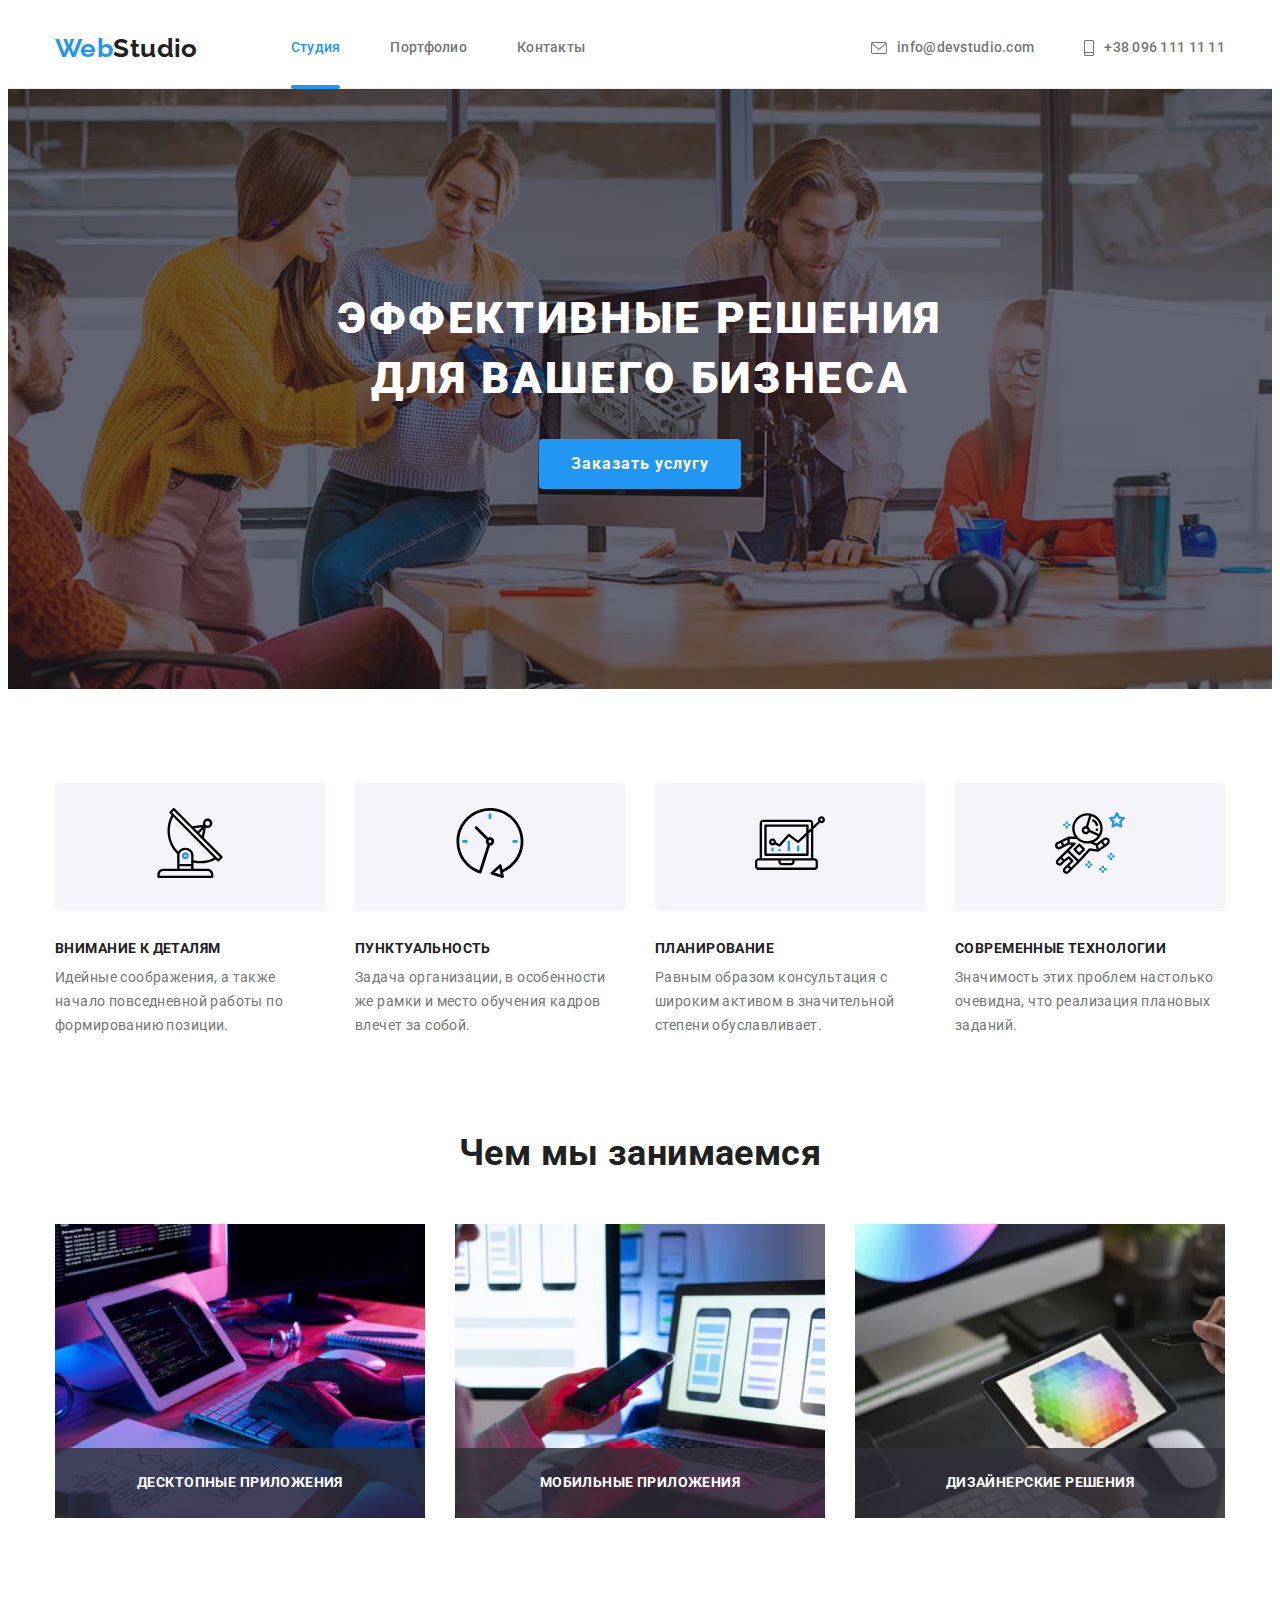
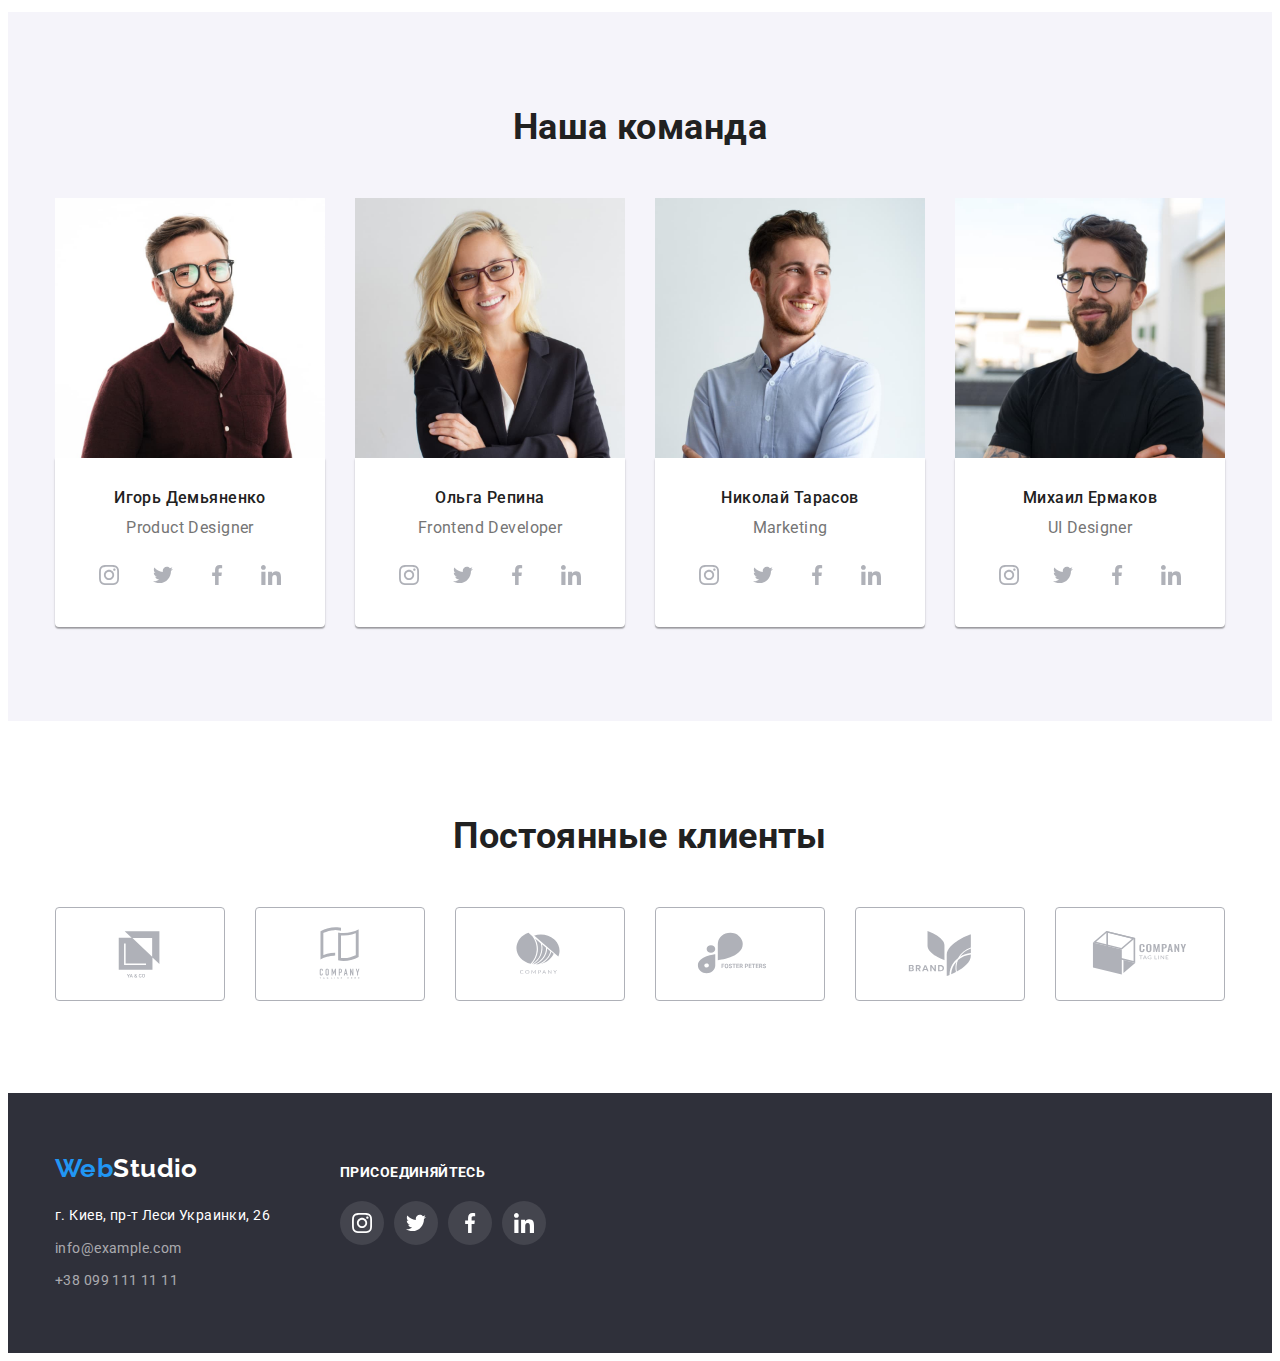
<file: index.html>
<!DOCTYPE html>
<html lang="ru">

<head>
    <meta charset="UTF-8">
    <meta http-equiv="X-UA-Compatible" content="IE=edge">
    <meta name="viewport" content="width=device-width, initial-scale=1.0">
    <title>WebStudio</title>
    <link rel="preconnect" href="https://fonts.googleapis.com">
    <link rel="preconnect" href="https://fonts.gstatic.com" crossorigin>
    <link
        href="https://fonts.googleapis.com/css2?family=Raleway:wght@700&family=Roboto:wght@400;500;700;900&display=swap"
        rel="stylesheet">
    <link rel="stylesheet" href="https://cdnjs.cloudflare.com/ajax/libs/modern-normalize/1.1.0/modern-normalize.min.css"
        integrity="sha512-wpPYUAdjBVSE4KJnH1VR1HeZfpl1ub8YT/NKx4PuQ5NmX2tKuGu6U/JRp5y+Y8XG2tV+wKQpNHVUX03MfMFn9Q=="
        crossorigin="anonymous" referrerpolicy="no-referrer">
    <link rel="stylesheet" href="./css/styles.css">

</head>

<body>
    <header class="header">
        <div class="container header-container">
            <a class="link logo" href="/">Web<span class="header-logo">Studio</span></a>
            <nav class="header-nav">
                <ul class="list header-list">
                    <li class="header-item">
                        <a class="link header-link current" href="">Студия</a>
                    </li>
                    <li class="header-item">
                        <a class="link header-link" href="./portfolio.html">Портфолио</a>
                    </li>
                    <li class="header-item">
                        <a class="link header-link" href="">Контакты</a>
                    </li>
                </ul>
            </nav>
            <ul class="list header-contacts">
                <li class="link-contacts">
                    <a class="link header-link" href="mailto:info@devstudio.com">
                        <svg class="header-icon" width="16" height="12">
                            <use href="./images/icons.svg#icon-envelope-hover"></use>
                        </svg>
                        info@devstudio.com</a>
                </li>
                <li class="link-contacts">
                    <a class="link header-link" href="tel:+380961111111">
                        <svg class="header-icon" width="10" height="16">
                            <use href="./images/icons.svg#icon-smartphone"></use>
                        </svg>
                        +38 096 111 11 11</a>
                </li>
            </ul>
        </div>
    </header>
    <main>
        <section class="hero">
            <div class="container">
                <h1 class="hero-title">Эффективные решения для вашего бизнеса</h1>
                <button data-modal-open type="button" class="hero-btn">Заказать услугу</button>
                <div class="backdrop is-hidden" data-modal>
                    <div class="modal">
                        <button data-modal-close type="button" class="modal-close">
                            <svg class="modal-icon" width="18" height="18">
                                <use href="images/icons.svg#icon-close-black-18dp-2-1"></use>
                            </svg>
                        </button>
                    </div>
                </div>
            </div>
        </section>
        <section class="feature section">
            <div class="container">
                <h2 class="visually-hidden">Особенности</h2>
                <ul class="list card-set">
                    <li class="item feature-item">
                        <div class="button-group">
                            <svg class="button-icon" width="70" height="70">
                                <use href="./images/icons.svg#icon-antenna-1"></use>
                            </svg>
                        </div>
                        <h3 class="title">Внимание к деталям</h3>
                        <p class="feature-text">Идейные соображения, а также начало повседневной работы по формированию
                            позиции.</p>
                    </li>
                    <li class="item feature-item">
                        <div class="button-group">
                            <svg class="button-icon" width="70" height="70">
                                <use class="btn-icon" href="./images/icons.svg#icon-clock-1"></use>
                            </svg>
                        </div>
                        <h3 class="title">Пунктуальность</h3>
                        <p class="feature-text">Задача организации, в особенности же рамки и место обучения кадров
                            влечет за
                            собой.</p>
                    </li>
                    <li class="item feature-item">
                        <div class="button-group">
                            <svg class="button-icon" width="70" height="70">
                                <use href="./images/icons.svg#icon-diagram-1"></use>
                            </svg>
                        </div>
                        <h3 class="title">Планирование</h3>
                        <p class="feature-text">Равным образом консультация с широким активом в значительной степени
                            обуславливает.</p>
                    </li>
                    <li class="item feature-item">
                        <div class="button-group">
                            <svg class="button-icon" width="70" height="70">
                                <use href="./images/icons.svg#icon-astronaut-1"></use>
                            </svg>
                        </div>
                        <h3 class="title">Современные технологии</h3>
                        <p class="feature-text">Значимость этих проблем настолько очевидна, что реализация плановых
                            заданий.
                        </p>
                    </li>
                </ul>
            </div>
        </section>
        <section class="about section">
            <div class="container">
                <h2 class="section-title">Чем мы занимаемся</h2>
                <ul class="list card-set">
                    <li class="item about-item">
                        <img src="./images/about-img-1.jpg" alt="програмирование сайта" width="370" height="294" />
                        <div class="about-info">
                            <h3 class="about-text">десктопные приложения</h3>
                        </div>
                    </li>
                    <li class="item about-item">
                        <img src="./images/about-img-2.jpg" alt="разработка мобильного приложения" width="370"
                            height="294" />
                        <div class="about-info">
                            <h3 class="about-text">мобильные приложения</h3>
                        </div>
</li>
                    <li class="item about-item">
                        <img src="./images/about-img-3.jpg" alt="подбор цветной политры" width="370" height="294" />
                        <div class="about-info">
                            <h3 class="about-text">дизайнерские решения</h3>
                        </div>
                    </li>
                </ul>
            </div>
        </section>
        <section class="team section">
            <div class="container">
                <h2 class="section-title">Наша команда</h2>
                <ul class="list card-set">
                    <li class="item team-item">
                        <img src="./images/img4.jpg" alt="Игорь Демьяненко" width="270" height="260" />
                        <div class="item-name">
                            <h3 class="team-name">Игорь Демьяненко</h3>
                            <p lang="en" class="team-profession">Product Designer</p>
                            <ul class="social-list list">
                                <li class="social-item">
                                    <a class="link social-link" href="https://www.google.com.ua/webhp?tab=rw&authuser=0"
                                        target="_blank" rel="noopener noreferrer">
                                        <svg class="social-icon" width="20" height="20">
                                            <use href="./images/icons.svg#icon-instagram">
                                            </use>
                                        </svg>
                                    </a>
                                </li>
                                <li class="social-item">
                                    <a class="link social-link" href="https://www.google.com.ua/webhp?tab=rw&authuser=0"
                                        target="_blank" rel="noopener noreferrer">
                                        <svg class="social-icon" width="20" height="20">
                                            <use href="./images/icons.svg#icon-twitter">
                                            </use>
                                        </svg>
                                    </a>
                                </li>
                                <li class="social-item">
                                    <a class="link social-link" href="https://www.google.com.ua/webhp?tab=rw&authuser=0"
                                        target="_blank" rel="noopener noreferrer">
                                        <svg class="social-icon" width="20" height="20">
                                            <use href="./images/icons.svg#icon-facebook">
                                            </use>
                                        </svg>
                                    </a>
                                </li>
                                <li class="social-item">
                                    <a class="link social-link" href="https://www.google.com.ua/webhp?tab=rw&authuser=0"
                                        target="_blank" rel="noopener noreferrer">
                                        <svg class="social-icon" width="20" height="20">
                                            <use href="./images/icons.svg#icon-linkedin">
                                            </use>
                                        </svg>
                                    </a>
                                </li>
                            </ul>
                        </div>
                    </li>
                    <li class="item team-item">
                        <img src="./images/img5.jpg" alt="Ольга Репина" width="270" height="260" />
                        <div class="item-name">
                            <h3 class="team-name">Ольга Репина</h3>
                            <p lang="en" class="team-profession">Frontend Developer</p>
                            <ul class="social-list list">
                                <li class="social-item">
                                    <a class="link social-link" href="https://www.google.com.ua/webhp?tab=rw&authuser=0"
                                        target="_blank" rel="noopener noreferrer">
                                        <svg class="social-icon" width="20" height="20">
                                            <use href="./images/icons.svg#icon-instagram">
                                            </use>
                                        </svg>
                                    </a>
                                </li>
                                <li class="social-item">
                                    <a class="link social-link" href="https://www.google.com.ua/webhp?tab=rw&authuser=0"
                                        target="_blank" rel="noopener noreferrer">
                                        <svg class="social-icon" width="20" height="20">
                                            <use href="./images/icons.svg#icon-twitter">
                                            </use>
                                        </svg>
                                    </a>
                                </li>
                                <li class="social-item">
                                    <a class="link social-link" href="https://www.google.com.ua/webhp?tab=rw&authuser=0"
                                        target="_blank" rel="noopener noreferrer">
                                        <svg class="social-icon" width="20" height="20">
                                            <use href="./images/icons.svg#icon-facebook">
                                            </use>
                                        </svg>
                                    </a>
                                </li>
                                <li class="social-item">
                                    <a class="link social-link" href="https://www.google.com.ua/webhp?tab=rw&authuser=0"
                                        target="_blank" rel="noopener noreferrer">
                                        <svg class="social-icon" width="20" height="20">
                                            <use href="./images/icons.svg#icon-linkedin">
                                            </use>
                                        </svg>
                                    </a>
                                </li>
                            </ul>
                        </div>
                    </li>
                    <li class="item team-item">
                        <img src="./images/img6.jpg" alt="Николай Тарасов" width="270" height="260" />
                        <div class="item-name">
                            <h3 class="team-name">Николай Тарасов</h3>
                            <p lang="en" class="team-profession">Marketing</p>
                            <ul class="social-list list">
                                <li class="social-item">
                                    <a class="link social-link" href="https://www.google.com.ua/webhp?tab=rw&authuser=0"
                                        target="_blank" rel="noopener noreferrer">
                                        <svg class="social-icon" width="20" height="20">
                                            <use href="./images/icons.svg#icon-instagram">
                                            </use>
                                        </svg>
                                    </a>
                                </li>
                                <li class="social-item">
                                    <a class="link social-link" href="https://www.google.com.ua/webhp?tab=rw&authuser=0"
                                        target="_blank" rel="noopener noreferrer">
                                        <svg class="social-icon" width="20" height="20">
                                            <use href="./images/icons.svg#icon-twitter">
                                            </use>
                                        </svg>
                                    </a>
                                </li>
                                <li class="social-item">
                                    <a class="link social-link" href="https://www.google.com.ua/webhp?tab=rw&authuser=0"
                                        target="_blank" rel="noopener noreferrer">
                                        <svg class="social-icon" width="20" height="20">
                                            <use href="./images/icons.svg#icon-facebook">
                                            </use>
                                        </svg>
                                    </a>
                                </li>
                                <li class="social-item">
                                    <a class="link social-link" href="https://www.google.com.ua/webhp?tab=rw&authuser=0"
                                        target="_blank" rel="noopener noreferrer">
                                        <svg class="social-icon" width="20" height="20">
                                            <use href="./images/icons.svg#icon-linkedin">
                                            </use>
                                        </svg>
                                    </a>
                                </li>
                            </ul>
                        </div>
                    </li>
                    <li class="item team-item">
                        <img src="./images/img7.jpg" alt="Михаил Ермаков" width="270" height="260" />
                        <div class="item-name">
                            <h3 class="team-name">Михаил Ермаков</h3>
                            <p lang="en" class="team-profession">UI Designer</p>
                            <ul class="social-list list">
                                <li class="social-item">
                                    <a class="link social-link" href="https://www.google.com.ua/webhp?tab=rw&authuser=0"
                                        target="_blank" rel="noopener noreferrer">
                                        <svg class="social-icon" width="20" height="20">
                                            <use href="./images/icons.svg#icon-instagram">
                                            </use>
                                        </svg>
                                    </a>
                                </li>
                                <li class="social-item">
                                    <a class="link social-link" href="https://www.google.com.ua/webhp?tab=rw&authuser=0"
                                        target="_blank" rel="noopener noreferrer">
                                        <svg class="social-icon" width="20" height="20">
                                            <use href="./images/icons.svg#icon-twitter">
                                            </use>
                                        </svg>
                                    </a>
                                </li>
                                <li class="social-item">
                                    <a class="link social-link" href="https://www.google.com.ua/webhp?tab=rw&authuser=0"
                                        target="_blank" rel="noopener noreferrer">
                                        <svg class="social-icon" width="20" height="20">
                                            <use href="./images/icons.svg#icon-facebook">
                                            </use>
                                        </svg>
                                    </a>
                                </li>
                                <li class="social-item">
                                    <a class="link social-link" href="https://www.google.com.ua/webhp?tab=rw&authuser=0"
                                        target="_blank" rel="noopener noreferrer">
                                        <svg class="social-icon" width="20" height="20">
                                            <use href="./images/icons.svg#icon-linkedin">
                                            </use>
                                        </svg>
                                    </a>
                                </li>
                            </ul>
                        </div>
                    </li>
                </ul>
            </div>
        </section>
        <section class="section">
            <div class="container">
                <h2 class="section-title">Постоянные клиенты</h2>
                <ul class="list card-set clients-list">
                    <li class="item clients-item">
                        <a class="link clients-link" href="https://www.google.com.ua/webhp?tab=rw&authuser=0"
                            target="_blank" rel="noopener noreferrer">
                            <svg class="clients-icon" width="106" height="60">
                                <use href="images/icons.svg#icon-Logo-yaco">
                                </use>
                            </svg>
                        </a>
                    </li>
                    <li class="item clients-item">
                        <a class="link clients-link" href="https://www.google.com.ua/webhp?tab=rw&authuser=0"
                            target="_blank" rel="noopener noreferrer">
                            <svg class="clients-icon" width="106" height="60">
                                <use href="images/icons.svg#icon-Logo-company1">
                                </use>
                            </svg>
                        </a>
                    </li>
                    <li class="item clients-item">
                        <a class="link clients-link" href="https://www.google.com.ua/webhp?tab=rw&authuser=0"
                            target="_blank" rel="noopener noreferrer">
                            <svg class="clients-icon" width="106" height="60">
                                <use href="images/icons.svg#icon-Logo-company2">
                                </use>
                            </svg>
                        </a>
                    </li>
                    <li class="item clients-item">
                        <a class="link clients-link" href="https://www.google.com.ua/webhp?tab=rw&authuser=0"
                            target="_blank" rel="noopener noreferrer">
                            <svg class="clients-icon" width="106" height="60">
                                <use href="images/icons.svg#icon-Logo-foster-peters">
                                </use>
                            </svg>
                        </a>
                    </li>
                    <li class="item clients-item">
                        <a class="link clients-link" href="https://www.google.com.ua/webhp?tab=rw&authuser=0"
                            target="_blank" rel="noopener noreferrer">
                            <svg class="clients-icon" width="106" height="60">
                                <use href="images/icons.svg#icon-Logo-brand">
                                </use>
                            </svg>
                        </a>
                    </li>
                    <li class="item clients-item">
                        <a class="link clients-link" href="https://www.google.com.ua/webhp?tab=rw&authuser=0"
                            target="_blank" rel="noopener noreferrer">
                            <svg class="clients-icon" width="106" height="60">
                                <use href="images/icons.svg#icon-Logo-company-tag-line">
                                </use>
                            </svg>
                        </a>
                    </li>
                </ul>
            </div>
        </section>
    </main>
    <footer class="footer">
        <div class="container container-footer">
            <div class="footer-logo-address">
                <a class="link logo" href="/">Web<span class="footer-logo">Studio</span></a>
                <address class="footer-address">
                    <ul class="list footer-address-list">
                        <li class="footer-address-item">
                            <a class="link footer-address-link" href="https://goo.gl/maps/JicM432xmanPStuN9"
                                target="_blank" rel="noopener noreferrer">г. Киев,
                                пр-т Леси Украинки, 26
                            </a>
                        </li>
                        <li class="footer-address-item">
                            <a class="link footer-address-link" href="mailto:info@example.com">
                                info@example.com
                            </a>
                        </li>
                        <li class="footer-address-item">
                            <a class="link footer-address-link" href="tel:+380991111111">+38 099 111 11 11</a>
                        </li>
                    </ul>
                </address>
            </div>
            <div class="footer-icon">
                <h3 class="footer-social">присоединяйтесь</h3>
                <ul class="social-list list">
                    <li class="social-item">
                        <a class="link social-link" href="https://www.google.com.ua/webhp?tab=rw&authuser=0"
                            target="_blank" rel="noopener noreferrer">
                            <svg class="social-icon" width="20" height="20">
                                <use href="./images/icons.svg#icon-instagram">
                                </use>
                            </svg>
                        </a>
                    </li>
                    <li class="social-item">
                        <a class="link social-link" href="https://www.google.com.ua/webhp?tab=rw&authuser=0"
                            target="_blank" rel="noopener noreferrer">
                            <svg class="social-icon" width="20" height="20">
                                <use href="./images/icons.svg#icon-twitter">
                                </use>
                            </svg>
                        </a>
                    </li>
                    <li class="social-item">
                        <a class="link social-link" href="https://www.google.com.ua/webhp?tab=rw&authuser=0"
                            target="_blank" rel="noopener noreferrer">
                            <svg class="social-icon" width="20" height="20">
                                <use href="./images/icons.svg#icon-facebook">
                                </use>
                            </svg>
                        </a>
                    </li>
                    <li class="social-item">
                        <a class="link social-link" href="https://www.google.com.ua/webhp?tab=rw&authuser=0"
                            target="_blank" rel="noopener noreferrer">
                            <svg class="social-icon" width="20" height="20">
                                <use href="./images/icons.svg#icon-linkedin">
                                </use>
                            </svg>
                        </a>
                    </li>
                </ul>
            </div>
        </div>
    </footer>
<script src="./js/modal.js"></script>
</body>

</html>
</file>
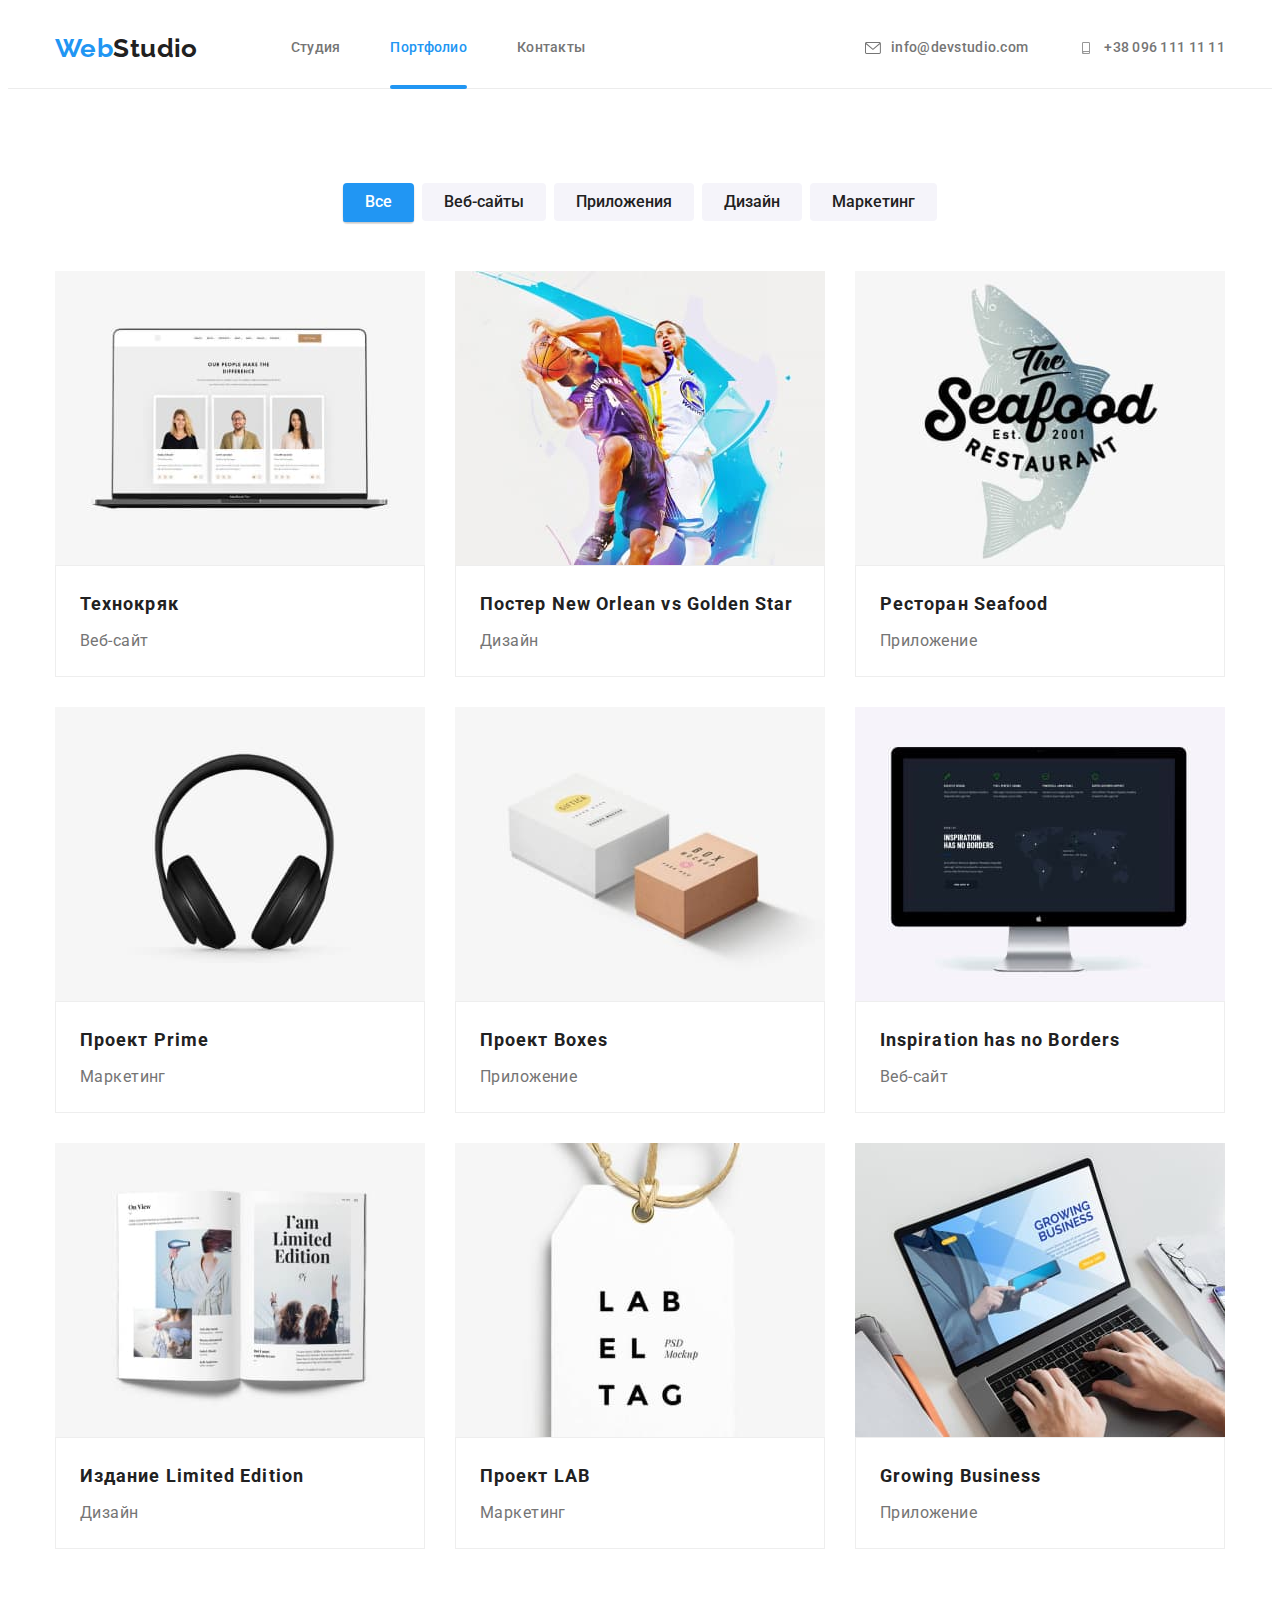
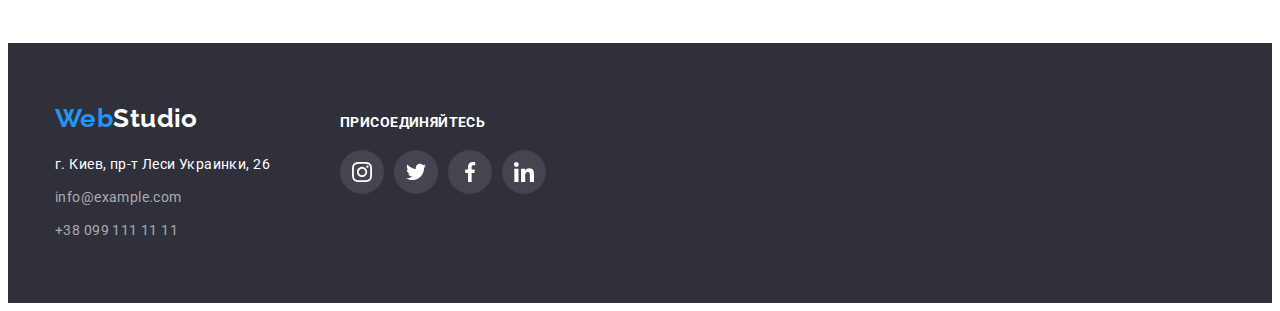
<file: portfolio.html>
<!DOCTYPE html>
<html lang="ru">

<head>
    <meta charset="UTF-8">
    <meta http-equiv="X-UA-Compatible" content="IE=edge">
    <meta name="viewport" content="width=device-width, initial-scale=1.0">
    <title>WebStudio</title>
    <link rel="preconnect" href="https://fonts.googleapis.com">
    <link rel="preconnect" href="https://fonts.gstatic.com" crossorigin>
    <link
        href="https://fonts.googleapis.com/css2?family=Raleway:wght@700&family=Roboto:wght@400;500;700;900&display=swap"
        rel="stylesheet">
    <link rel="stylesheet" href="https://cdnjs.cloudflare.com/ajax/libs/modern-normalize/1.1.0/modern-normalize.min.css"
        integrity="sha512-wpPYUAdjBVSE4KJnH1VR1HeZfpl1ub8YT/NKx4PuQ5NmX2tKuGu6U/JRp5y+Y8XG2tV+wKQpNHVUX03MfMFn9Q=="
        crossorigin="anonymous" referrerpolicy="no-referrer">
    <link rel="stylesheet" href="./css/styles.css">
</head>

<body>
    <header class="header">
        <div class="container header-container">
            <a class="link logo" href="/">Web<span class="header-logo">Studio</span></a>
            <nav class="header-nav">
                <ul class="list header-list">
                    <li class="header-item">
                        <a class="link header-link" href="./index.html">Студия</a>
                    </li>
                    <li class="header-item">
                        <a class="link header-link current" href="">Портфолио</a>
                    </li>
                    <li class="header-item">
                        <a class="link header-link" href="">Контакты</a>
                    </li>
                </ul>
            </nav>
            <ul class="list header-contacts">
                <li class="link-contacts">
                    <a class="link header-link" href="mailto:info@devstudio.com">
                        <svg class="header-icon" width="16" height="12">
                            <use href="./images/icons.svg#icon-envelope-hover"></use>
                        </svg>
                        info@devstudio.com</a>
                </li>
                <li class="link-contacts">
                    <a class="link header-link" href="tel:+380961111111">
                        <svg class="header-icon" width="16" height="12">
                            <use href="./images/icons.svg#icon-smartphone"></use>
                        </svg>
                        +38 096 111 11 11</a>
                </li>
            </ul>
        </div>
    </header>
    <main>
        <section class="portfolio section">
            <div class="container">
                <h1 class="visually-hidden">portfolio</h1>
                <ul class="list filter-list">
                    <li class="filter-link">
                        <button type="button" class="filter-btn current">Все</button>
                    </li>
                    <li class="filter-link">
                        <button type="button" class="filter-btn">Веб-сайты</button>
                    </li>
                    <li class="filter-link">
                        <button type="button" class="filter-btn">Приложения</button>
                    </li>
                    <li class="filter-link">
                        <button type="button" class="filter-btn">Дизайн</button>
                    </li>
                    <li class="filter-link">
                        <button type="button" class="filter-btn">Маркетинг</button>
                    </li>
                </ul>

                <ul class="list card-set">
                    <li class="item portfolio-item">
                        <a class="link portfolio-link" href="https://www.google.com.ua/webhp?tab=rw&authuser=0"
                                target="_blank" rel="noopener noreferrer">       
                            <div class="portfolio-item-wrap">    
                                <img src="./images/portfolio-img-1.jpg" alt="Технокряк" width="370" height="294" />
                                <p class="portfolio-img-text">
                                    Технокряк это современная площадка распространения коронавируса. Компании используют эту платформу для цифрового
                                    шпионажа и атак на защищённые сервера конкурентов.
                                </p>
                            </div>
                            <div class="title-text">
                                <h2 class="portfolio-title">Технокряк</h2>
                                <p class="portfolio-text">Веб-сайт</p>
                            </div>
                        </a>
                    </li>
                    <li class="item portfolio-item">
                        <a class="link portfolio-link" href="https://www.google.com.ua/webhp?tab=rw&authuser=0"
                            target="_blank" rel="noopener noreferrer">
                            <div class="portfolio-item-wrap">
                                <img src="./images/portfolio-img-2.jpg" alt="Постер New Orlean vs Golden Star" width="370"
                                    height="294" />
                                <p class="portfolio-img-text">
                                    Технокряк это современная площадка распространения коронавируса. Компании используют эту платформу для цифрового
                                    шпионажа и атак на защищённые сервера конкурентов.
                                </p>
                            </div>
                            <div class="title-text">
                                <h2 class="portfolio-title">Постер New Orlean vs Golden Star</h2>
                                <p class="portfolio-text">Дизайн</p>
                            </div>
                        </a>
                    </li>
                    <li class="item portfolio-item">
                        <a class="link portfolio-link" href="https://www.google.com.ua/webhp?tab=rw&authuser=0"
                            target="_blank" rel="noopener noreferrer">
                            <div class="portfolio-item-wrap">
                                <img src="./images/portfolio-img-3.jpg" alt="Ресторан Seafood" width="370" height="294" />
                                <p class="portfolio-img-text">
                                    Технокряк это современная площадка распространения коронавируса. Компании используют эту платформу для цифрового
                                    шпионажа и атак на защищённые сервера конкурентов.
                                </p>
                            </div>
                            <div class="title-text">
                                <h2 class="portfolio-title">Ресторан Seafood</h2>
                                <p class="portfolio-text">Приложение</p>
                            </div>
                        </a>
                    </li>
                    <li class="item portfolio-item">
                        <a class="link portfolio-link" href="https://www.google.com.ua/webhp?tab=rw&authuser=0"
                            target="_blank" rel="noopener noreferrer">
                            <div class="portfolio-item-wrap">
                                <img src="./images/portfolio-img-4.jpg" alt="Проект Prime" width="370" height="294" />
                                <p class="portfolio-img-text">
                                    Технокряк это современная площадка распространения коронавируса. Компании используют эту платформу для цифрового
                                    шпионажа и атак на защищённые сервера конкурентов.
                                </p>
                            </div>
                            <div class="title-text">
                                <h2 class="portfolio-title">Проект Prime</h2>
                                <p class="portfolio-text">Маркетинг</p>
                            </div>
                        </a>
                    </li>
                    <li class="item portfolio-item">
                        <a class="link portfolio-link" href="https://www.google.com.ua/webhp?tab=rw&authuser=0"
                            target="_blank" rel="noopener noreferrer">
                            <div class="portfolio-item-wrap">
                                <img src="./images/portfolio-img-5.jpg" alt="Проект Boxes" width="370" height="294" />
                                <p class="portfolio-img-text">
                                    Технокряк это современная площадка распространения коронавируса. Компании используют эту платформу для цифрового
                                    шпионажа и атак на защищённые сервера конкурентов.
                                </p>
                            </div>
                            <div class="title-text">
                                <h2 class="portfolio-title">Проект Boxes</h2>
                                <p class="portfolio-text">Приложение</p>
                            </div>
                        </a>
                    </li>
                    <li class="item portfolio-item">
                        <a class="link portfolio-link" href="https://www.google.com.ua/webhp?tab=rw&authuser=0"
                            target="_blank" rel="noopener noreferrer">
                            <div class="portfolio-item-wrap">
                                <img src="./images/portfolio-img-6.jpg" alt="Inspiration has no Borders" width="370"
                                    height="294" />
                                <p class="portfolio-img-text">
                                    Технокряк это современная площадка распространения коронавируса. Компании используют эту платформу для цифрового
                                    шпионажа и атак на защищённые сервера конкурентов.
                                </p>
                            </div>
                            <div class="title-text">
                                <h2 class="portfolio-title">Inspiration has no Borders</h2>
                                <p class="portfolio-text">Веб-сайт</p>
                            </div>
                        </a>
                    </li>
                    <li class="item portfolio-item">
                        <a class="link portfolio-link" href="https://www.google.com.ua/webhp?tab=rw&authuser=0"
                            target="_blank" rel="noopener noreferrer">
                            <div class="portfolio-item-wrap">
                                <img src="./images/portfolio-img-7.jpg" alt="Издание Limited Edition" width="370"
                                    height="294" />
                                <p class="portfolio-img-text">
                                    Технокряк это современная площадка распространения коронавируса. Компании используют эту платформу для цифрового
                                    шпионажа и атак на защищённые сервера конкурентов.
                                </p>
                            </div>
                            <div class="title-text">
                                <h2 class="portfolio-title">Издание Limited Edition</h2>
                                <p class="portfolio-text">Дизайн</p>
                            </div>
                        </a>
                    </li>
                    <li class="item portfolio-item">
                        <a class="link portfolio-link" href="https://www.google.com.ua/webhp?tab=rw&authuser=0"
                            target="_blank" rel="noopener noreferrer">
                            <div class="portfolio-item-wrap">
                                <img src="./images/portfolio-img-8.jpg" alt="Проект LAB" width="370" height="294" />
                                <p class="portfolio-img-text">
                                    Технокряк это современная площадка распространения коронавируса. Компании используют эту платформу для цифрового
                                    шпионажа и атак на защищённые сервера конкурентов.
                                </p>
                            </div>
                            <div class="title-text">
                                <h2 class="portfolio-title">Проект LAB</h2>
                                <p class="portfolio-text">Маркетинг</p>
                            </div>
                        </a>
                    </li>
                    <li class="item portfolio-item">
                        <a class="link portfolio-link" href="https://www.google.com.ua/webhp?tab=rw&authuser=0"
                            target="_blank" rel="noopener noreferrer">
                            <div class="portfolio-item-wrap">
                                <img src="./images/portfolio-img-9.jpg" alt="Growing Business" width="370" height="294" />
                                <p class="portfolio-img-text">
                                    Технокряк это современная площадка распространения коронавируса. Компании используют эту платформу для цифрового
                                    шпионажа и атак на защищённые сервера конкурентов.
                                </p>
                            </div>
                            <div class="title-text">
                                <h2 class="portfolio-title">Growing Business</h2>
                                <p class="portfolio-text">Приложение</p>
                            </div>
                        </a>
                    </li>
                </ul>
            </div>
        </section>
    </main>
    <footer class="footer">
        <div class="container container-footer">
            <div class="footer-logo-address">
                <a class="link logo" href="/">Web<span class="footer-logo">Studio</span></a>
                <address class="footer-address">
                    <ul class="list footer-address-list">
                        <li class="footer-address-item">
                            <a class="link footer-address-link" href="https://goo.gl/maps/JicM432xmanPStuN9"
                                target="_blank" rel="noopener noreferrer">г. Киев,
                                пр-т Леси Украинки, 26</a>
                        </li>
                        <li class="footer-address-item">
                            <a class="link footer-address-link" href="mailto:info@example.com">info@example.com</a>
                        </li>
                        <li class="footer-address-item">
                            <a class="link footer-address-link" href="tel:+380991111111">+38 099 111 11 11</a>
                        </li>
                    </ul>
                </address>
            </div>
            <div class="footer-icon">
                <h3 class="footer-social">присоединяйтесь</h3>
                <ul class="social-list list">
                    <li class="social-item">
                        <a href="" class="link social-link">
                            <svg class="social-icon" width="20" height="20">
                                <use href="./images/icons.svg#icon-instagram">
                                </use>
                            </svg>
                        </a>
                    </li>
                    <li class="social-item">
                        <a href="" class="link social-link">
                            <svg class="social-icon" width="20" height="20">
                                <use href="./images/icons.svg#icon-twitter">
                                </use>
                            </svg>
                        </a>
                    </li>
                    <li class="social-item">
                        <a href="" class="link social-link">
                            <svg class="social-icon" width="20" height="20">
                                <use href="./images/icons.svg#icon-facebook">
                                </use>
                            </svg>
                        </a>
                    </li>
                    <li class="social-item">
                        <a href="" class="link social-link">
                            <svg class="social-icon" width="20" height="20">
                                <use href="./images/icons.svg#icon-linkedin">
                                </use>
                            </svg>
                        </a>
                    </li>
                </ul>
            </div>
        </div>
    </footer>
</body>

</html>
</file>
<file: css/styles.css>
:root {
  --primery-text-color: #757575;
  --primery-white-color: #ffffff;
  --titul-text-color: #212121;
  --accent-color: #2196f3;
  --light-grey: #ececec;
  --secondary-background-color: #f5f4fa;
  --dark-background-color: #2f303a;
  --icon: #afb1b8;
  --footer-background-icon-color: rgba(255, 255, 255, 0.1);
  --transition: 250ms cubic-bezier(0.4, 0, 0.2, 1);
}
html {
  box-sizing: border-box;
}
*,
*::before,
*::after {
  box-sizing: inherit;
}
body {
  font-family: Roboto, sans-serif;
  color: var(--primery-text-color);
  letter-spacing: 0.03em;
  font-size: 14px;
  line-height: 1.71;
}

p,
h1,
h2,
h3,
h4,
h5,
h6 {
  margin: 0;
}

ul {
  margin: 0;
  padding: 0;
}

button {
  cursor: pointer;
}

img {
  display: block;
  width: 100%;
  height: auto;
}

.list {
  list-style: none;
}

.link {
  text-decoration: none;
  color: inherit;
}

.container {
  width: 1200px;
  padding-left: 15px;
  padding-right: 15px;
  margin: 0 auto;
  /* outline: 2px solid red; */
}

/* ----------Header---------- */

.header {
  border-bottom: 1px solid var(--light-grey);
}

/* --logo-- */

.logo {
  font-family: Raleway, sans-serif;
  font-weight: 700;
  font-size: 26px;
  line-height: 1.19;
  color: var(--accent-color);
  display: block;
}
.header .logo {
  margin-right: 93px;
}

.header-social,
.hero-title,
.header-container {
  display: flex;
  align-items: center;
}
.header-logo {
  color: var(--titul-text-color);
}
.filter-list,
.header-list {
  color: var(--titul-text-color);
  display: flex;
}

.header-contacts {
  display: flex;
  margin-left: auto;
}
.link-contacts:not(:last-child),
.header-item:not(:last-child) {
  margin-right: 50px;
}
.header-link {
  display: flex;
  padding-top: 32px;
  padding-bottom: 32px;
  color: var(--primery-text-color);
  font-weight: 500;
  line-height: 1.14;
  letter-spacing: 0.02em;
  align-items: center;
  transition: color var(--transition);
}

.header-icon {
  margin-right: 10px;
}

.header-link:hover,
.header-link:focus,
.current {
  color: var(--accent-color);
}

.current {
  position: relative;
}

.current::after {
  content: "";
  position: absolute;
  left: 0;
  bottom: -1px;
  display: block;
  width: 100%;
  height: 4px;
  background-color: var(--accent-color);
  border-radius: 2px;
}

/* ---------------main---------- */
/* ------------hero----------- */

.section {
  padding-top: 94px;
  padding-bottom: 94px;
}
.hero {
  background-color: var(--titul-text-color);
  background-image: linear-gradient(
      rgba(47, 48, 58, 0.4),
      rgba(47, 48, 58, 0.4)
    ),
    url(../images/Img-hero.jpg);
  background-repeat: no-repeat;
  background-position: center;
  background-size: cover;
  padding-top: 200px;
  padding-bottom: 200px;
}
.hero-title {
  font-weight: 900;
  font-size: 44px;
  line-height: 1.36;
  text-align: center;
  letter-spacing: 0.06em;
  text-transform: uppercase;
  color: var(--primery-white-color);
  margin-bottom: 30px;
  margin-left: auto;
  margin-right: auto;
  max-width: 696px;
}
.hero.container {
  display: flex;
  justify-content: center;
}
.hero-btn {
  padding: 10px 32px;
  border-radius: 4px;
  font-family: Roboto, sans-serif;
  font-style: normal;
  font-weight: 700;
  font-size: 16px;
  line-height: 1.87;
  display: flex;
  letter-spacing: 0.06em;
  color: var(--primery-white-color);
  background-color: var(--accent-color);
  margin-left: auto;
  margin-right: auto;
  border: none;
  box-shadow: 0px 4px 4px rgba(0, 0, 0, 0.15);
  transition: background-color var(--transition);
}
.btn-icon {
  color: var(--accent-color);
}

.hero-btn:hover,
.hero-btn:focus {
  background-color: #188ce8;
}

.backdrop.is-hidden {
  visibility: hidden;
  opacity: 0;
  pointer-events: none;
}

.backdrop {
  position: fixed;
  top: 0;
  left: 0;
  width: 100%;
  height: 100%;
  background-color: rgba(0, 0, 0, 0.2);
  opacity: 1;
  visibility: visible;
  transition: opacity var(--transition), visibility var(--transition);
}

.modal {
  position: relative;
  left: 50%;
  top: 50%;
  transform: translate(-50%, -50%) scale(1);

  width: 528px;
  height: 581px;
  background: #ffffff;
  box-shadow: 0px 1px 3px rgba(0, 0, 0, 0.12), 0px 1px 1px rgba(0, 0, 0, 0.14),
    0px 2px 1px rgba(0, 0, 0, 0.2);
  border-radius: 4px;
  transition: transform var(--transition);
}

.backdrop.is-hidden .modal {
  transform: translate(-50%, -50%) scale(0);
}

.modal-close {
  display: flex;
  width: 30px;
  height: 30px;
  position: absolute;
  justify-content: center;
  align-items: center;
  top: 0;
  right: 0;
  padding: 0;
  margin: 8px;
  border-radius: 50%;
  color: #000000;
  background: #ffffff;
  border: 1px solid rgba(0, 0, 0, 0.1);
  box-sizing: border-box;
}

/* ---------section----------- */

.visually-hidden {
  position: absolute;
  white-space: nowrap;
  width: 1px;
  height: 1px;
  overflow: hidden;
  border: 0;
  padding: 0;
  clip: rect(0 0 0 0);
  clip-path: inset(50%);
  margin: -1px;
}

.button-group {
  padding: 25px 100px;
  border-radius: 4px;
  background-color: var(--secondary-background-color);
  margin-bottom: 30px;
  border-color: var(--primery-white-color);
  transition: fill var(--transition);
}

.button-group:focus,
.button-group:hover {
  fill: var(--accent-color);
}

.feature-button {
  padding-bottom: 30px;
}

.title {
  font-size: 14px;
  line-height: 1.14;
  text-transform: uppercase;
  color: var(--titul-text-color);
  margin-bottom: 10px;
}
.card-set {
  display: flex;
  flex-wrap: wrap;
  margin-top: -30px;
  margin-left: -30px;
}

.item {
  margin-top: 30px;
  margin-left: 30px;
}

.feature-item,
.team-item {
  flex-basis: calc(100% / 4 - 30px);
}

.about-item,
.portfolio-item {
  flex-basis: calc(100% / 3 - 30px);
}
.team {
  background-color: var(--secondary-background-color);
}

.about {
  padding-top: 0;
}

.about-item {
  position: relative;
}

.about-info {
  position: absolute;
  display: flex;
  bottom: 0;
  left: 0;
  width: 100%;
  height: 70px;
  justify-content: center;
  align-items: center;
  background-color: rgba(47, 48, 58, 0.8);
}

.about-text {
  position: absolute;
  font-size: 14px;
  line-height: 1.14;
  text-align: center;
  text-transform: uppercase;
  color: var(--primery-white-color);
}

.section-title {
  font-size: 36px;
  line-height: 1.17;
  text-align: center;
  color: var(--titul-text-color);
  margin-bottom: 50px;
}

.item-name {
  border-radius: 0px 0px 4px 4px;
  background-color: var(--primery-white-color);
  padding-top: 30px;
  padding-bottom: 30px;
  box-shadow: 0px 1px 3px rgba(0, 0, 0, 0.12), 0px 1px 1px rgba(0, 0, 0, 0.14),
    0px 2px 1px rgba(0, 0, 0, 0.2);
}

.team-name {
  font-weight: 500;
  color: var(--titul-text-color);
  margin-bottom: 10px;
}

.team-profession,
.team-name {
  font-size: 16px;
  line-height: 1.19;
  text-align: center;
}

.team-profession {
  margin-bottom: 16px;
}

.social-list {
  display: flex;
  justify-content: center;
}

.social-item:not(:last-child) {
  margin-right: 10px;
}

.social-link {
  width: 44px;
  height: 44px;
  background-color: var(--primery-white-color);
  border-radius: 50%;
  display: flex;
  justify-content: center;
  align-items: center;
  color: var(--icon);
  transition: color var(--transition), background-color var(--transition);
}

.footer .social-link {
  background-color: var(--footer-background-icon-color);
  color: var(--primery-white-color);
}

.header-icon,
.social-link,
.social-icon {
  fill: currentColor;
}

.social-link:hover,
.social-link:focus {
  background-color: var(--accent-color);
  color: var(--primery-white-color);
}

/* ------------clients-------------- */

.clients-item {
  flex-basis: calc(100% / 6 - 30px);
  height: 92px;
  color: var(--icon);
}

.clients-link {
  display: flex;
  padding: 16px 0;
  fill: var(--icon);
  justify-content: center;
  border: 1px solid #afb1b8;
  border-radius: 4px;
  transition: fill var(--transition), border-color var(--transition);
}

.clients-link:hover,
.clients-link:focus {
  fill: var(--accent-color);
  border-color: var(--accent-color);
}

/* ------------------footer---------------- */
.footer {
  background-color: var(--dark-background-color);
  padding-top: 60px;
  padding-bottom: 60px;
}

.footer .logo {
  margin-bottom: 20px;
}
.footer-logo {
  color: var(--primery-white-color);
}

.footer-address-link {
  color: rgba(255, 255, 255, 0.6);
  transition: color var(--transition);
}

.footer-address-link[target="_blank"] {
  color: var(--primery-white-color);
}

.footer-address {
  font-style: inherit;
  color: rgba(255, 255, 255, 0.6);
}

.footer-address-link:hover,
.footer-address-link:focus {
  color: var(--primery-white-color);
}

.footer-address-item:not(:last-child) {
  margin-bottom: 9px;
}

.footer-social {
  font-size: 14px;
  line-height: 1.14;
  text-transform: uppercase;
  color: var(--primery-white-color);
  margin-bottom: 20px;
}

.footer-logo-address {
  margin-right: 70px;
}

.container-footer {
  display: flex;
  align-items: baseline;
}

/* -----Portfolio---------- */

.filter-btn {
  font-family: inherit;
  font-weight: 500;
  font-size: 16px;
  line-height: 1.62;
  text-align: center;
  padding: 6px 22px;
  color: var(--titul-text-color);
  background-color: #f5f4fa;
  border: none;
  border-radius: 4px;
  cursor: pointer;
  transition: ;
  transition: color var(--transition), background-color var(--transition),
    box-shadow var(--transition);
}

.filter-btn.current,
.filter-btn:hover,
.filter-btn:focus {
  color: var(--primery-white-color);
  background-color: var(--accent-color);
  box-shadow: 0px 3px 1px rgba(0, 0, 0, 0.1), 0px 1px 2px rgba(0, 0, 0, 0.08),
    0px 2px 2px rgba(0, 0, 0, 0.12);
}

.portfolio-link {
  display: flex;
  flex-direction: column;
  transition: box-shadow var(--transition);
}

.portfolio-link:focus,
.portfolio-link:hover {
  box-shadow: 0px 1px 1px rgba(0, 0, 0, 0.12), 0px 4px 4px rgba(0, 0, 0, 0.06),
    1px 4px 6px rgba(0, 0, 0, 0.16);
}

.portfolio-item-wrap {
  position: relative;
  overflow: hidden;
}

.portfolio-link:hover .portfolio-img-text,
.portfolio-link:focus .portfolio-img-text {
  transform: translateY(0%);
}

.portfolio-img-text {
  position: absolute;
  font-size: 18px;
  line-height: 1.56;
  color: var(--primery-white-color);
  background-color: rgba(33, 150, 243, 0.9);
  top: 0;
  left: 0;
  padding: 63px 24px;
  height: 100%;
  transform: translateY(100%);
  transition-property: transform;
  transition: var(--transition);
}

.portfolio-title {
  font-weight: 700;
  font-size: 18px;
  line-height: 2;
  letter-spacing: 0.06em;
  color: var(--titul-text-color);
  margin-bottom: 4px;
}

.portfolio-text {
  font-size: 16px;
  line-height: 1.87;
  color: var(--primery-text-color);
}
.filter-list {
  margin-bottom: 50px;
  justify-content: center;
}
.header-item:not(:last-child) {
  margin-right: 50px;
}
.filter-link:not(:last-child) {
  margin-right: 8px;
}

.title-text {
  border: 1px solid #eeeeee;
  padding: 20px 24px;
}
</file>
